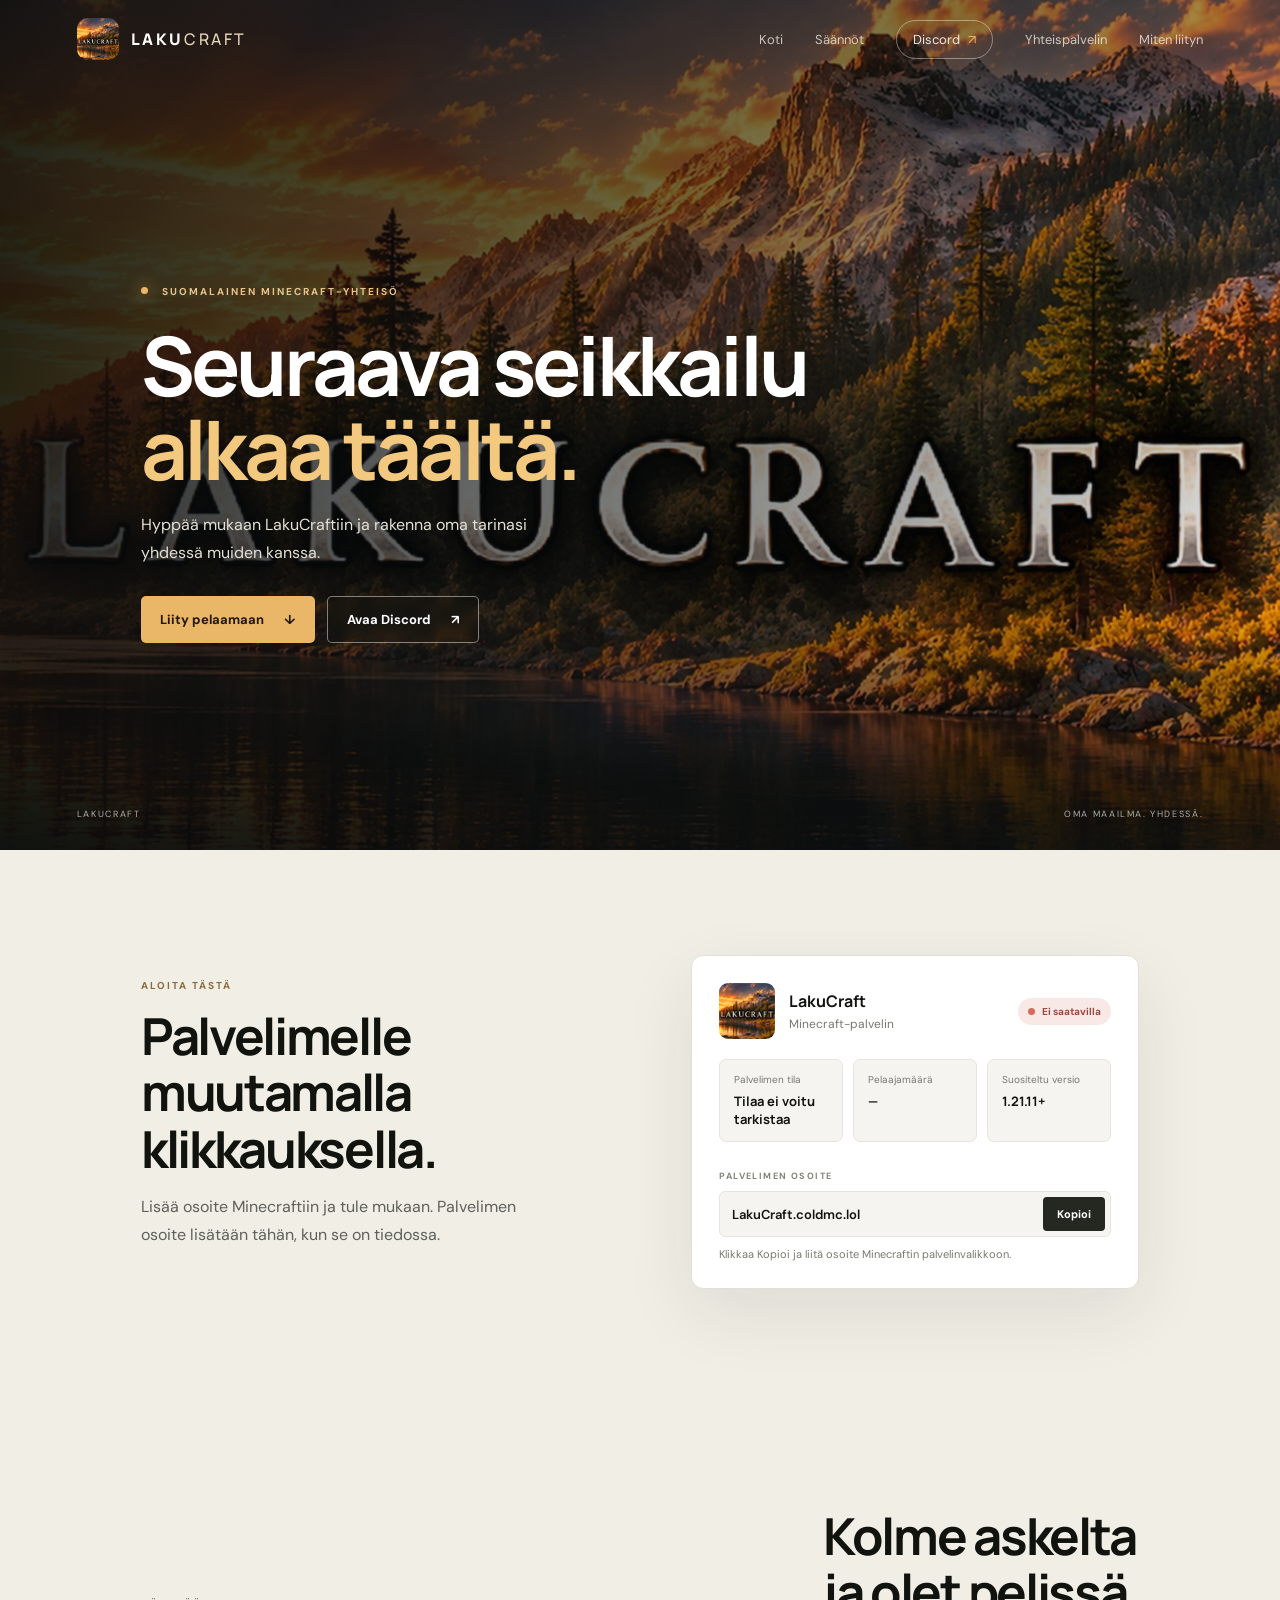
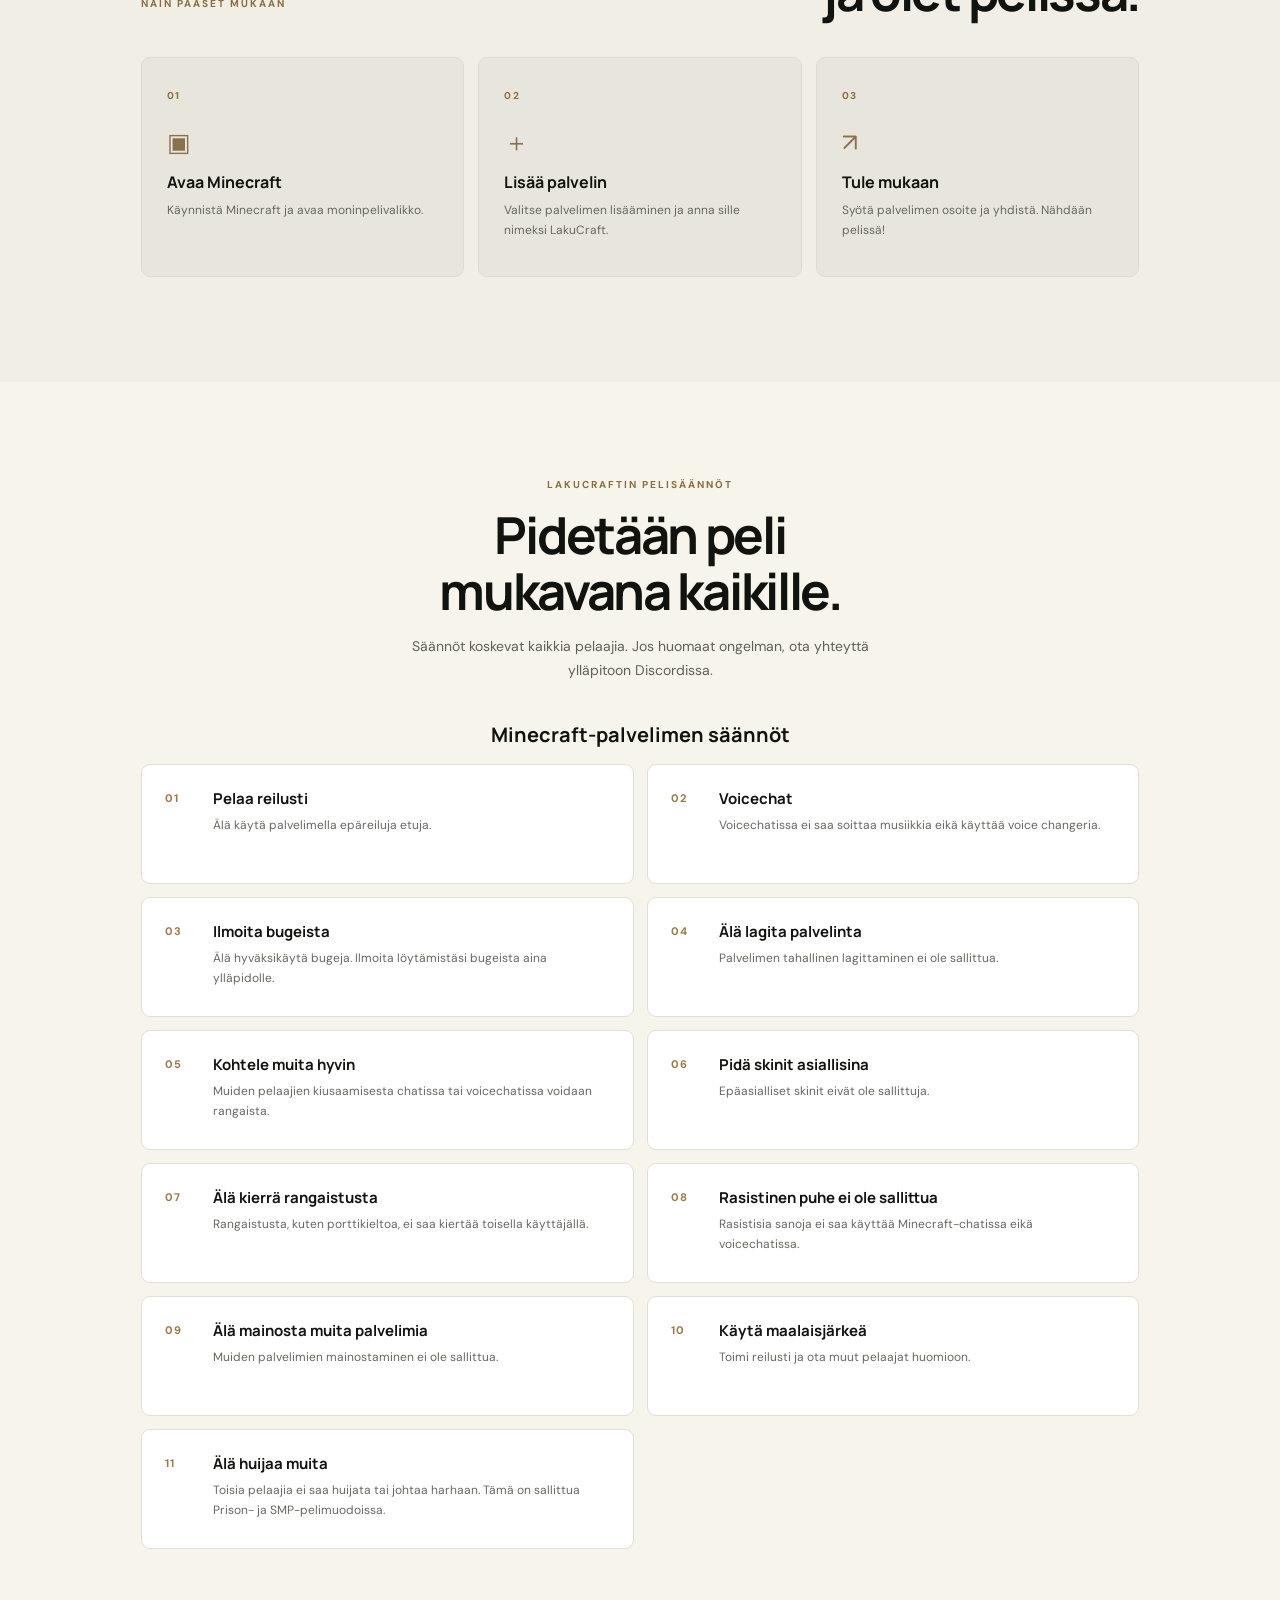
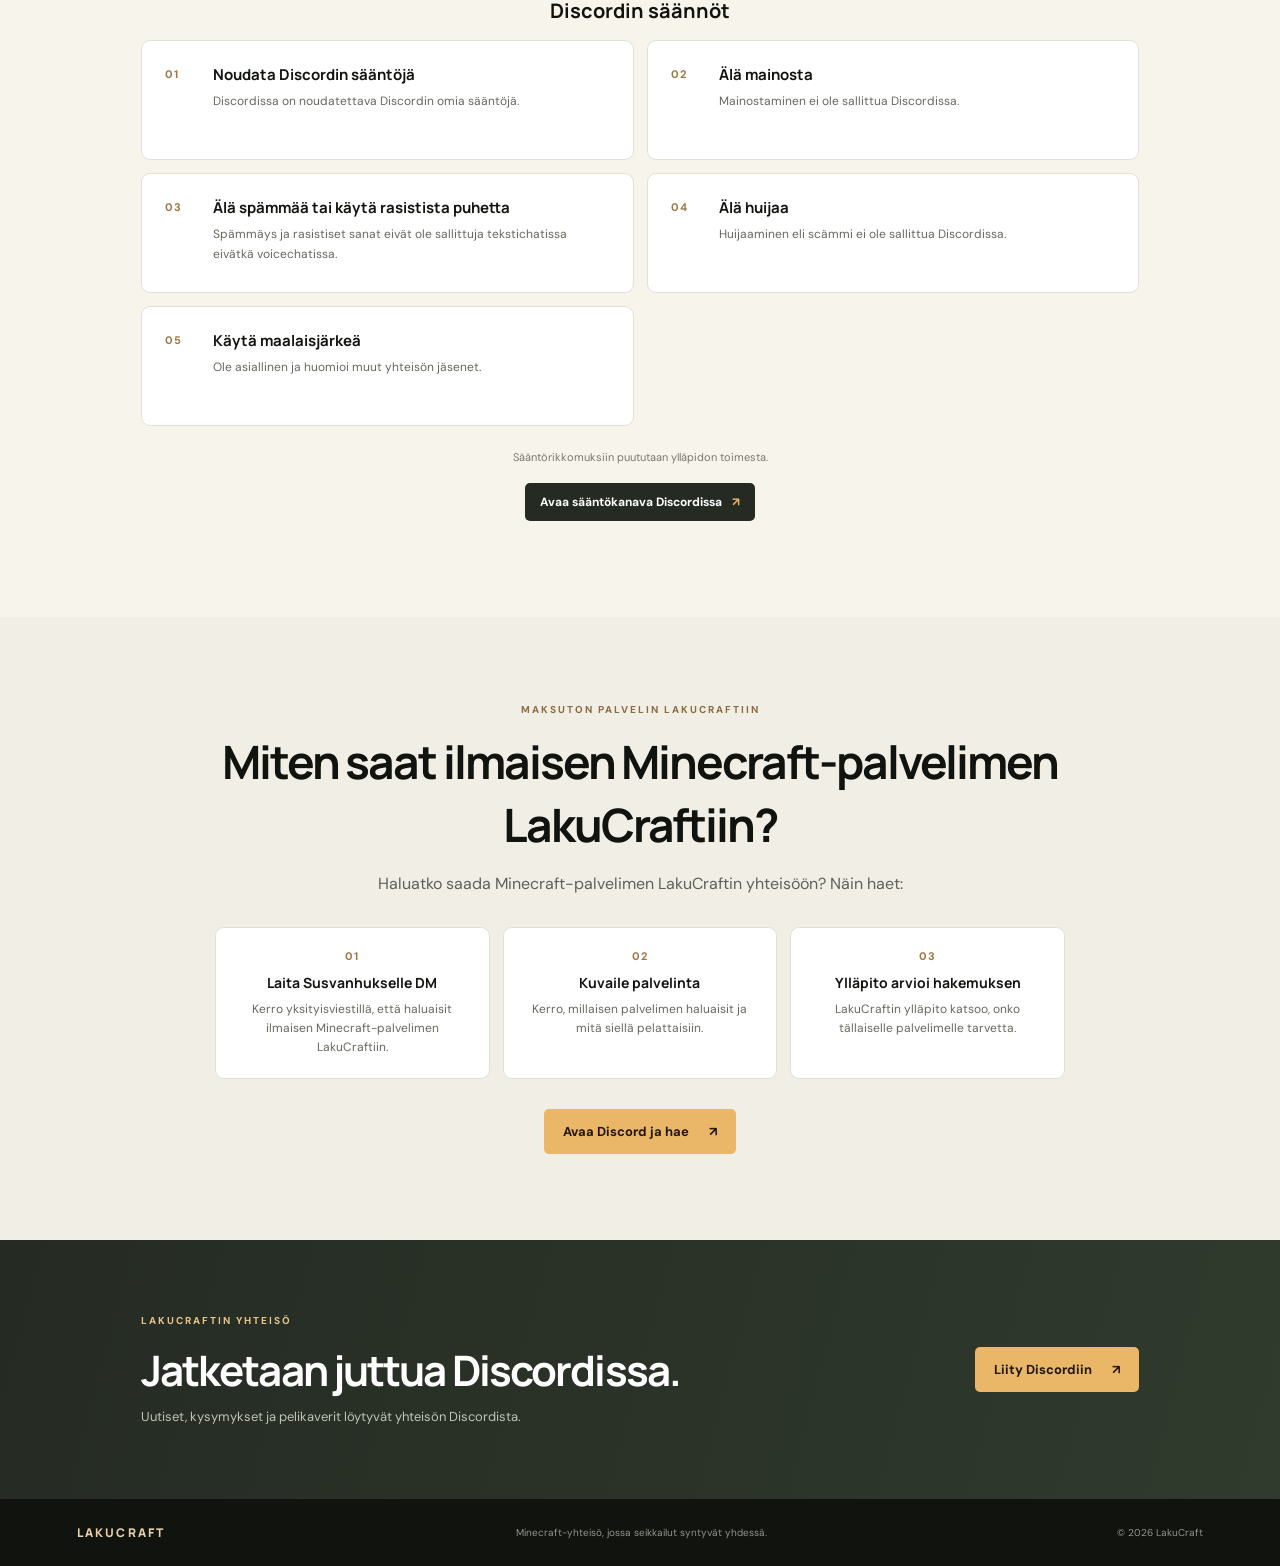
<file: index.html>
<!doctype html>
<html lang="fi">
<head>
  <meta charset="utf-8">
  <meta name="viewport" content="width=device-width, initial-scale=1">
  <meta name="theme-color" content="#10120f">
  <meta name="description" content="LakuCraft — suomalainen Minecraft-yhteisö. Tule mukaan pelaamaan.">
  <title>LakuCraft — Tule mukaan</title>
  <link rel="icon" type="image/png" href="assets/server-icon.png">
  <link rel="preconnect" href="https://fonts.googleapis.com">
  <link rel="preconnect" href="https://fonts.gstatic.com" crossorigin>
  <link href="https://fonts.googleapis.com/css2?family=DM+Sans:wght@400;500;600;700&family=Manrope:wght@400;500;600;700;800&display=swap" rel="stylesheet">
  <link rel="stylesheet" href="styles.css">
</head>
<body>
  <header class="topbar">
    <a class="brand" href="index.html" aria-label="LakuCraft etusivu">
      <img src="assets/server-icon.png" alt="" width="42" height="42">
      <span>LAKU<span class="brand-light">CRAFT</span></span>
    </a>
    <nav aria-label="Päänavigaatio">
      <a href="index.html">Koti</a>
      <a href="saannot.html">Säännöt</a>
      <a class="nav-discord" href="https://discord.gg/cD8DBC7NC" target="_blank" rel="noopener noreferrer">Discord <span aria-hidden="true">↗</span></a>
      <a href="#yhteispalvelin"><span class="nav-label-desktop">Yhteispalvelin</span><span class="nav-label-mobile">Yhteisö</span></a>
      <a href="liity.html"><span class="nav-label-desktop">Miten liityn</span><span class="nav-label-mobile">Miten liityn</span></a>
    </nav>
  </header>

  <main>
    <section class="hero" id="alku">
      <div class="hero-image" role="img" aria-label="Auringonlasku vuoristomaisemassa"></div>
      <div class="hero-shade"></div>
      <div class="hero-content">
        <p class="eyebrow"><span class="eyebrow-dot"></span> SUOMALAINEN MINECRAFT-YHTEISÖ</p>
        <h1>Seuraava seikkailu<br><span>alkaa täältä.</span></h1>
        <p class="hero-copy">Hyppää mukaan LakuCraftiin ja rakenna oma tarinasi yhdessä muiden kanssa.</p>
        <div class="hero-actions">
          <a class="button button-primary" href="#palvelin">Liity pelaamaan <span aria-hidden="true">↓</span></a>
          <a class="button button-ghost" href="https://discord.gg/cD8DBC7NC" target="_blank" rel="noopener noreferrer">Avaa Discord <span aria-hidden="true">↗</span></a>
        </div>
      </div>
      <div class="hero-caption"><span>LAKUCRAFT</span><span>OMA MAAILMA. YHDESSÄ.</span></div>
    </section>

    <section class="join-section" id="palvelin">
      <div class="join-intro">
        <p class="eyebrow eyebrow-dark">ALOITA TÄSTÄ</p>
        <h2>Palvelimelle<br>muutamalla klikkauksella.</h2>
        <p>Lisää osoite Minecraftiin ja tule mukaan. Palvelimen osoite lisätään tähän, kun se on tiedossa.</p>
      </div>
      <div class="server-card">
        <div class="server-card-top">
          <div class="server-identity">
            <img src="assets/server-icon.png" alt="LakuCraft-kuvake" width="56" height="56">
            <div><strong>LakuCraft</strong><span>Minecraft-palvelin</span></div>
          </div>
          <span class="status-pill status-checking" id="server-status"><i></i><span id="server-status-badge">Haetaan tilaa…</span></span>
        </div>
        <div class="server-stats" aria-label="Palvelimen tiedot">
          <div><span>Palvelimen tila</span><strong id="server-status-text">Tarkistetaan…</strong></div>
          <div><span>Pelaajamäärä</span><strong id="player-count">—</strong></div>
          <div><span>Suositeltu versio</span><strong id="server-version">1.21.11+</strong></div>
        </div>
        <div class="address-label">PALVELIMEN OSOITE</div>
        <div class="address-row">
          <code id="server-address">Osoite lisätään pian</code>
          <button id="copy-address" type="button" disabled aria-label="Kopioi palvelimen osoite">Kopioi</button>
        </div>
        <p class="address-note" id="address-note">Osoite julkaistaan täällä ja Discordissa.</p>
      </div>
    </section>

    <section class="steps-section" id="ohjeet">
      <div class="section-heading">
        <p class="eyebrow eyebrow-dark">NÄIN PÄÄSET MUKAAN</p>
        <h2>Kolme askelta<br>ja olet pelissä.</h2>
      </div>
      <div class="steps-grid">
        <article class="step-card"><span class="step-number">01</span><div class="step-icon" aria-hidden="true">▣</div><h3>Avaa Minecraft</h3><p>Käynnistä Minecraft ja avaa moninpelivalikko.</p></article>
        <article class="step-card"><span class="step-number">02</span><div class="step-icon" aria-hidden="true">＋</div><h3>Lisää palvelin</h3><p>Valitse palvelimen lisääminen ja anna sille nimeksi LakuCraft.</p></article>
        <article class="step-card"><span class="step-number">03</span><div class="step-icon" aria-hidden="true">↗</div><h3>Tule mukaan</h3><p>Syötä palvelimen osoite ja yhdistä. Nähdään pelissä!</p></article>
      </div>
    </section>

    <section class="rules-section" id="saannot">
      <div class="rules-heading">
        <p class="eyebrow eyebrow-dark">LAKUCRAFTIN PELISÄÄNNÖT</p>
        <h2>Pidetään peli<br>mukavana kaikille.</h2>
        <p>Säännöt koskevat kaikkia pelaajia. Jos huomaat ongelman, ota yhteyttä ylläpitoon Discordissa.</p>
      </div>
      <h3 class="rules-category-title">Minecraft-palvelimen säännöt</h3>
      <div class="rules-grid">
        <article class="rule-card"><span>01</span><div><h3>Pelaa reilusti</h3><p>Älä käytä palvelimella epäreiluja etuja.</p></div></article>
        <article class="rule-card"><span>02</span><div><h3>Voicechat</h3><p>Voicechatissa ei saa soittaa musiikkia eikä käyttää voice changeria.</p></div></article>
        <article class="rule-card"><span>03</span><div><h3>Ilmoita bugeista</h3><p>Älä hyväksikäytä bugeja. Ilmoita löytämistäsi bugeista aina ylläpidolle.</p></div></article>
        <article class="rule-card"><span>04</span><div><h3>Älä lagita palvelinta</h3><p>Palvelimen tahallinen lagittaminen ei ole sallittua.</p></div></article>
        <article class="rule-card"><span>05</span><div><h3>Kohtele muita hyvin</h3><p>Muiden pelaajien kiusaamisesta chatissa tai voicechatissa voidaan rangaista.</p></div></article>
        <article class="rule-card"><span>06</span><div><h3>Pidä skinit asiallisina</h3><p>Epäasialliset skinit eivät ole sallittuja.</p></div></article>
        <article class="rule-card"><span>07</span><div><h3>Älä kierrä rangaistusta</h3><p>Rangaistusta, kuten porttikieltoa, ei saa kiertää toisella käyttäjällä.</p></div></article>
        <article class="rule-card"><span>08</span><div><h3>Rasistinen puhe ei ole sallittua</h3><p>Rasistisia sanoja ei saa käyttää Minecraft-chatissa eikä voicechatissa.</p></div></article>
        <article class="rule-card"><span>09</span><div><h3>Älä mainosta muita palvelimia</h3><p>Muiden palvelimien mainostaminen ei ole sallittua.</p></div></article>
        <article class="rule-card"><span>10</span><div><h3>Käytä maalaisjärkeä</h3><p>Toimi reilusti ja ota muut pelaajat huomioon.</p></div></article>
        <article class="rule-card"><span>11</span><div><h3>Älä huijaa muita</h3><p>Toisia pelaajia ei saa huijata tai johtaa harhaan. Tämä on sallittua Prison- ja SMP-pelimuodoissa.</p></div></article>
      </div>
      <h3 class="rules-category-title rules-category-discord">Discordin säännöt</h3>
      <div class="rules-grid">
        <article class="rule-card"><span>01</span><div><h3>Noudata Discordin sääntöjä</h3><p>Discordissa on noudatettava Discordin omia sääntöjä.</p></div></article>
        <article class="rule-card"><span>02</span><div><h3>Älä mainosta</h3><p>Mainostaminen ei ole sallittua Discordissa.</p></div></article>
        <article class="rule-card"><span>03</span><div><h3>Älä spämmää tai käytä rasistista puhetta</h3><p>Spämmäys ja rasistiset sanat eivät ole sallittuja tekstichatissa eivätkä voicechatissa.</p></div></article>
        <article class="rule-card"><span>04</span><div><h3>Älä huijaa</h3><p>Huijaaminen eli scämmi ei ole sallittua Discordissa.</p></div></article>
        <article class="rule-card"><span>05</span><div><h3>Käytä maalaisjärkeä</h3><p>Ole asiallinen ja huomioi muut yhteisön jäsenet.</p></div></article>
      </div>
      <p class="rules-note">Sääntörikkomuksiin puututaan ylläpidon toimesta.</p>
      <a class="rules-discord-link" href="https://discord.com/channels/1528156730553532507/1528159563696836779" target="_blank" rel="noopener noreferrer">Avaa sääntökanava Discordissa <span aria-hidden="true">↗</span></a>
    </section>

    <section class="partnership-section" id="yhteispalvelin">
      <div class="partnership-content">
        <p class="eyebrow eyebrow-dark">MAKSUTON PALVELIN LAKUCRAFTIIN</p>
        <h2>Miten saat ilmaisen Minecraft-palvelimen LakuCraftiin?</h2>
        <p class="partnership-intro">Haluatko saada Minecraft-palvelimen LakuCraftin yhteisöön? Näin haet:</p>
        <ol class="partnership-steps">
          <li><span>01</span><div><h3>Laita Susvanhukselle DM</h3><p>Kerro yksityisviestillä, että haluaisit ilmaisen Minecraft-palvelimen LakuCraftiin.</p></div></li>
          <li><span>02</span><div><h3>Kuvaile palvelinta</h3><p>Kerro, millaisen palvelimen haluaisit ja mitä siellä pelattaisiin.</p></div></li>
          <li><span>03</span><div><h3>Ylläpito arvioi hakemuksen</h3><p>LakuCraftin ylläpito katsoo, onko tällaiselle palvelimelle tarvetta.</p></div></li>
        </ol>
        <a class="button button-primary" href="https://discord.gg/cD8DBC7NC" target="_blank" rel="noopener noreferrer">Avaa Discord ja hae <span aria-hidden="true">↗</span></a>
      </div>
    </section>

    <section class="discord-banner">
      <div><p class="eyebrow">LAKUCRAFTIN YHTEISÖ</p><h2>Jatketaan juttua Discordissa.</h2><p>Uutiset, kysymykset ja pelikaverit löytyvät yhteisön Discordista.</p></div>
      <a class="button button-primary" href="https://discord.gg/cD8DBC7NC" target="_blank" rel="noopener noreferrer">Liity Discordiin <span aria-hidden="true">↗</span></a>
    </section>
  </main>

  <footer><a class="footer-brand" href="#alku">LAKUCRAFT</a><span>Minecraft-yhteisö, jossa seikkailut syntyvät yhdessä.</span><span>© <span id="year"></span> LakuCraft</span></footer>
  <div class="toast" id="toast" role="status" aria-live="polite"></div>
  <script src="config.js"></script>
  <script src="script.js"></script>
</body>
</html>
</file>
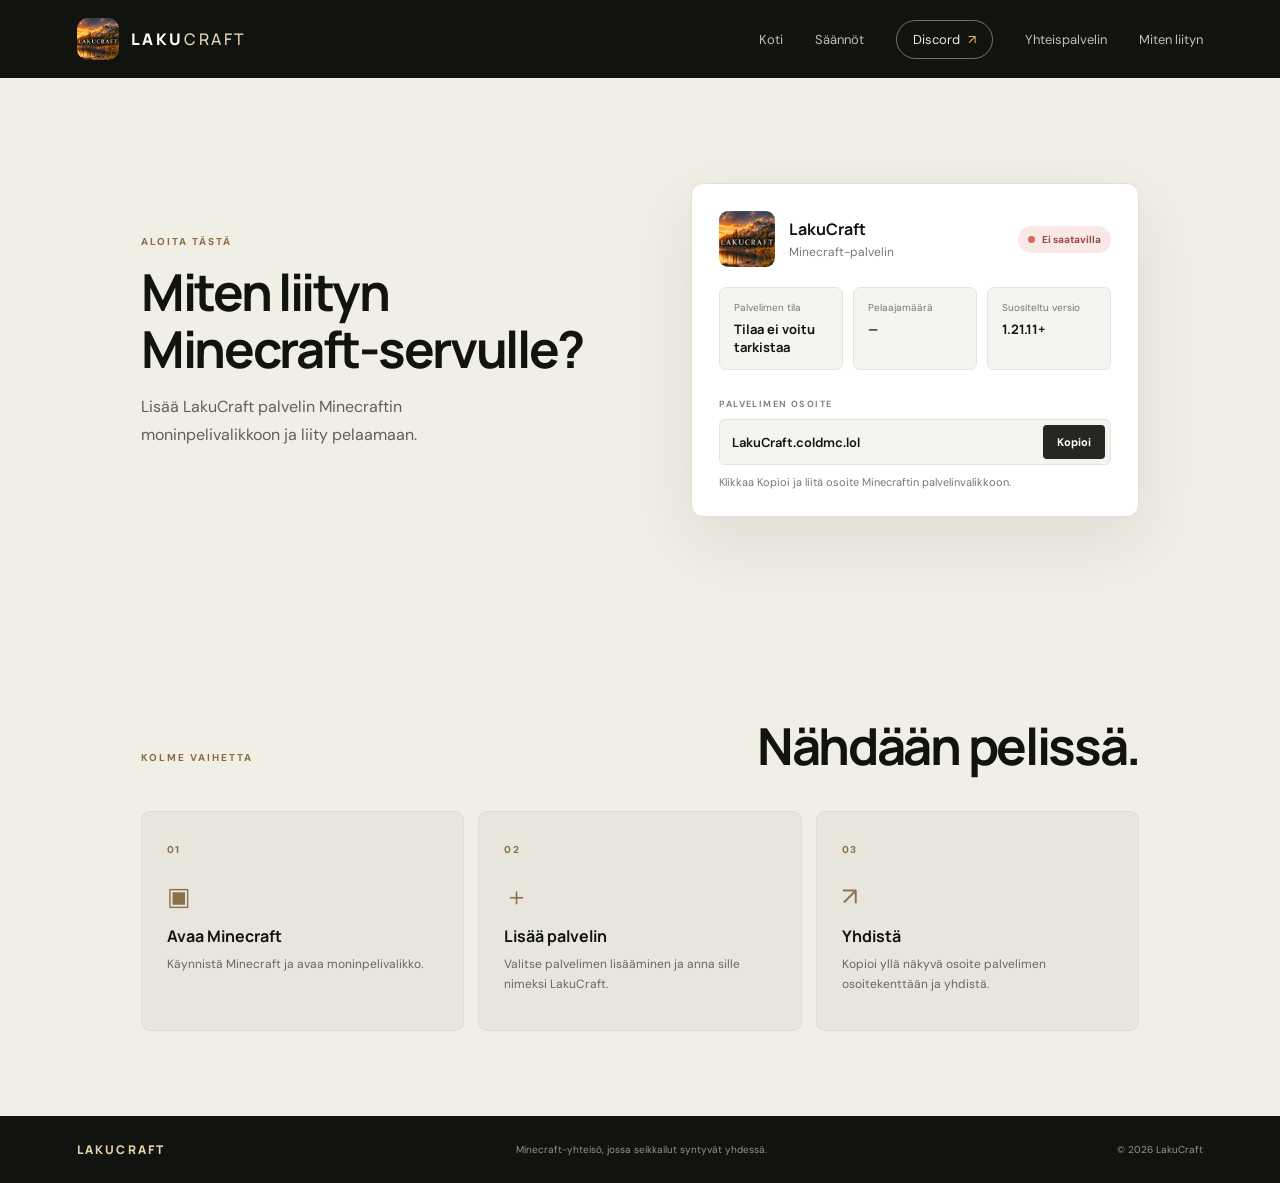
<file: liity.html>
<!doctype html>
<html lang="fi">
<head>
  <meta charset="utf-8">
  <meta name="viewport" content="width=device-width, initial-scale=1">
  <meta name="theme-color" content="#10120f">
  <meta name="description" content="Näin liityt LakuCraftin Minecraft-palvelimelle.">
  <title>Miten liityn — LakuCraft</title>
  <link rel="icon" type="image/png" href="assets/server-icon.png">
  <link rel="preconnect" href="https://fonts.googleapis.com">
  <link rel="preconnect" href="https://fonts.gstatic.com" crossorigin>
  <link href="https://fonts.googleapis.com/css2?family=DM+Sans:wght@400;500;600;700&family=Manrope:wght@400;500;600;700;800&display=swap" rel="stylesheet">
  <link rel="stylesheet" href="styles.css">
</head>
<body class="inner-page">
  <header class="topbar">
    <a class="brand" href="index.html" aria-label="LakuCraft etusivu">
      <img src="assets/server-icon.png" alt="" width="42" height="42">
      <span>LAKU<span class="brand-light">CRAFT</span></span>
    </a>
    <nav aria-label="Päänavigaatio">
      <a href="index.html">Koti</a>
      <a href="saannot.html">Säännöt</a>
      <a class="nav-discord" href="https://discord.gg/cD8DBC7NC" target="_blank" rel="noopener noreferrer">Discord <span aria-hidden="true">↗</span></a>
      <a href="index.html#yhteispalvelin"><span class="nav-label-desktop">Yhteispalvelin</span><span class="nav-label-mobile">Yhteisö</span></a>
      <a href="liity.html" aria-current="page"><span class="nav-label-desktop">Miten liityn</span><span class="nav-label-mobile">Miten liityn</span></a>
    </nav>
  </header>

  <main class="standalone-page join-page">
    <section class="join-section">
      <div class="join-intro">
        <p class="eyebrow eyebrow-dark">ALOITA TÄSTÄ</p>
        <h1 class="page-title">Miten liityn Minecraft-servulle?</h1>
        <p>Lisää LakuCraft palvelin Minecraftin moninpelivalikkoon ja liity pelaamaan.</p>
      </div>
      <div class="server-card">
        <div class="server-card-top">
          <div class="server-identity">
            <img src="assets/server-icon.png" alt="LakuCraft-kuvake" width="56" height="56">
            <div><strong>LakuCraft</strong><span>Minecraft-palvelin</span></div>
          </div>
          <span class="status-pill status-checking" id="server-status"><i></i><span id="server-status-badge">Haetaan tilaa…</span></span>
        </div>
        <div class="server-stats" aria-label="Palvelimen tiedot">
          <div><span>Palvelimen tila</span><strong id="server-status-text">Tarkistetaan…</strong></div>
          <div><span>Pelaajamäärä</span><strong id="player-count">—</strong></div>
          <div><span>Suositeltu versio</span><strong id="server-version">1.21.11+</strong></div>
        </div>
        <div class="address-label">PALVELIMEN OSOITE</div>
        <div class="address-row">
          <code id="server-address">Ladataan osoitetta…</code>
          <button id="copy-address" type="button" disabled aria-label="Kopioi palvelimen osoite">Kopioi</button>
        </div>
        <p class="address-note" id="address-note">Ladataan palvelimen osoitetta.</p>
      </div>
    </section>

    <section class="steps-section standalone-steps">
      <div class="section-heading">
        <p class="eyebrow eyebrow-dark">KOLME VAIHETTA</p>
        <h2>Nähdään pelissä.</h2>
      </div>
      <div class="steps-grid">
        <article class="step-card"><span class="step-number">01</span><div class="step-icon" aria-hidden="true">▣</div><h3>Avaa Minecraft</h3><p>Käynnistä Minecraft ja avaa moninpelivalikko.</p></article>
        <article class="step-card"><span class="step-number">02</span><div class="step-icon" aria-hidden="true">＋</div><h3>Lisää palvelin</h3><p>Valitse palvelimen lisääminen ja anna sille nimeksi LakuCraft.</p></article>
        <article class="step-card"><span class="step-number">03</span><div class="step-icon" aria-hidden="true">↗</div><h3>Yhdistä</h3><p>Kopioi yllä näkyvä osoite palvelimen osoitekenttään ja yhdistä.</p></article>
      </div>
    </section>
  </main>

  <footer><a class="footer-brand" href="index.html">LAKUCRAFT</a><span>Minecraft-yhteisö, jossa seikkailut syntyvät yhdessä.</span><span>© <span id="year"></span> LakuCraft</span></footer>
  <div class="toast" id="toast" role="status" aria-live="polite"></div>
  <script src="config.js"></script>
  <script src="script.js"></script>
</body>
</html>
</file>
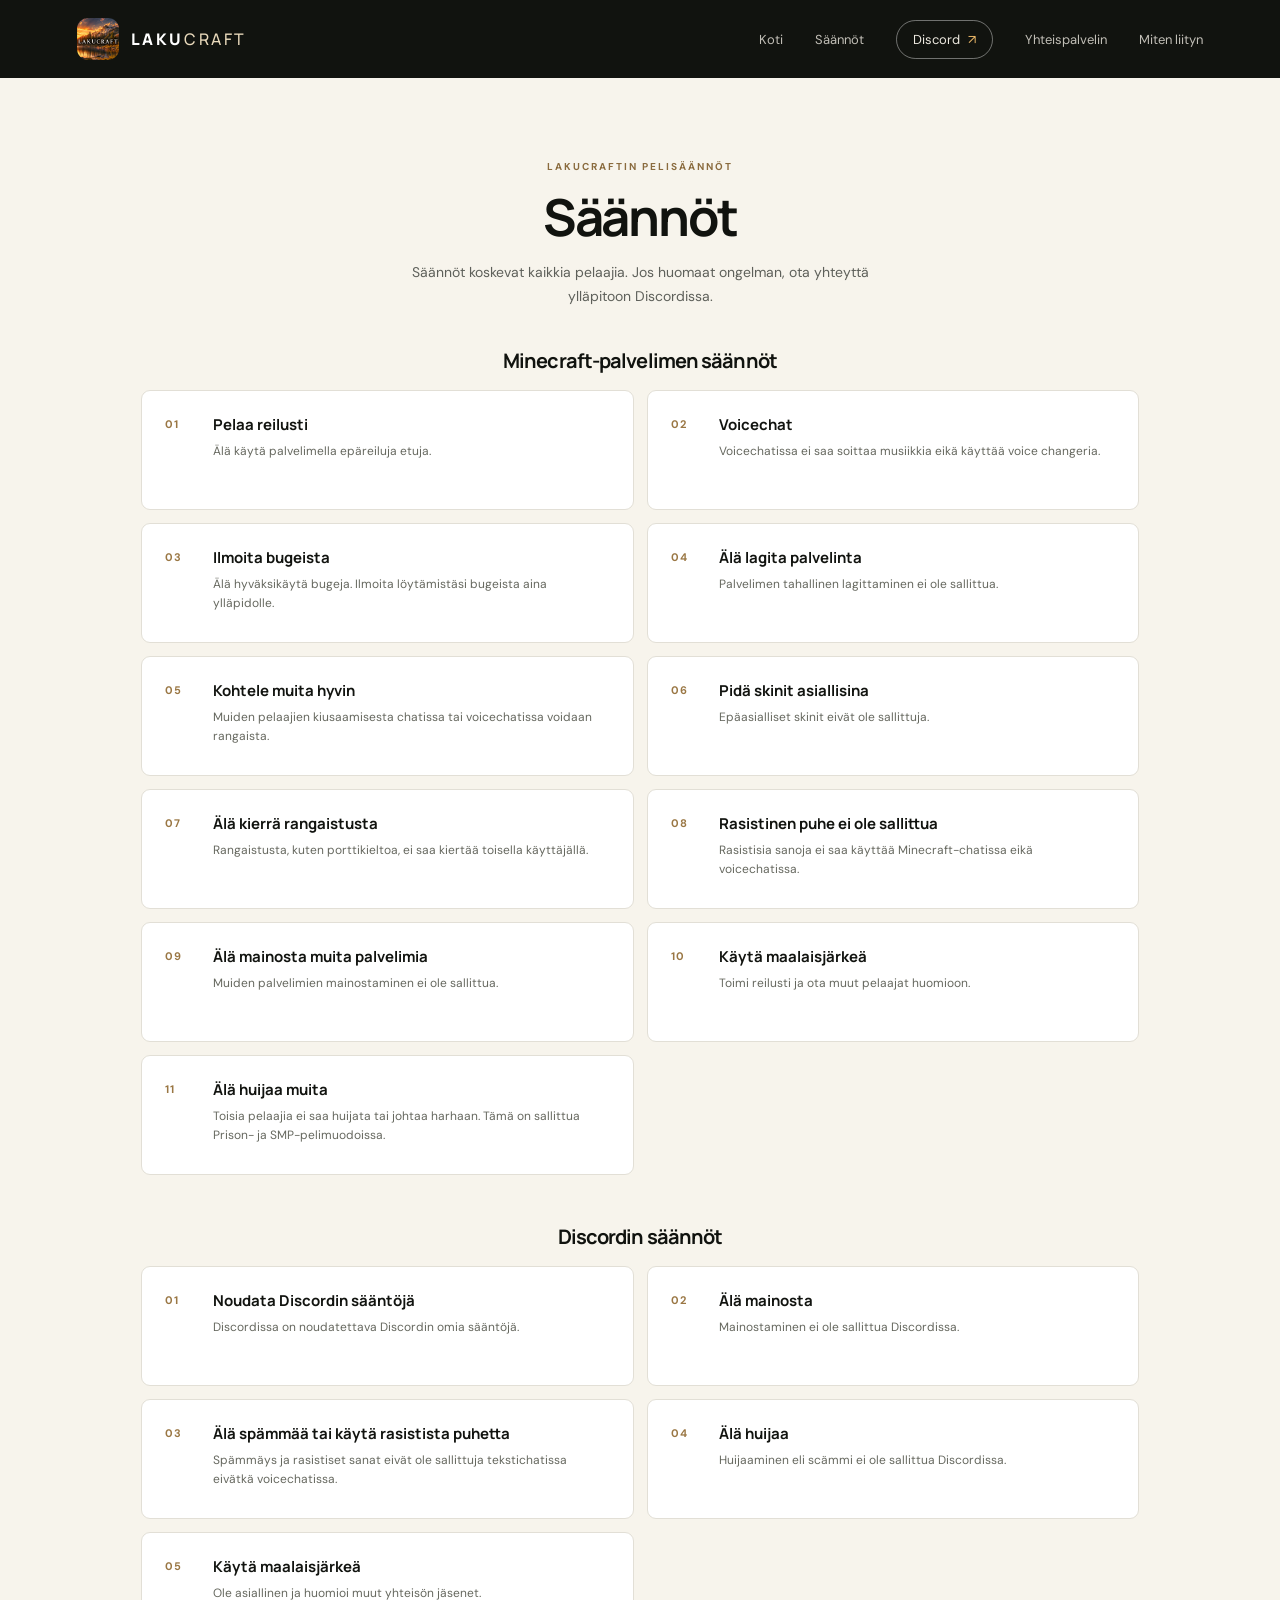
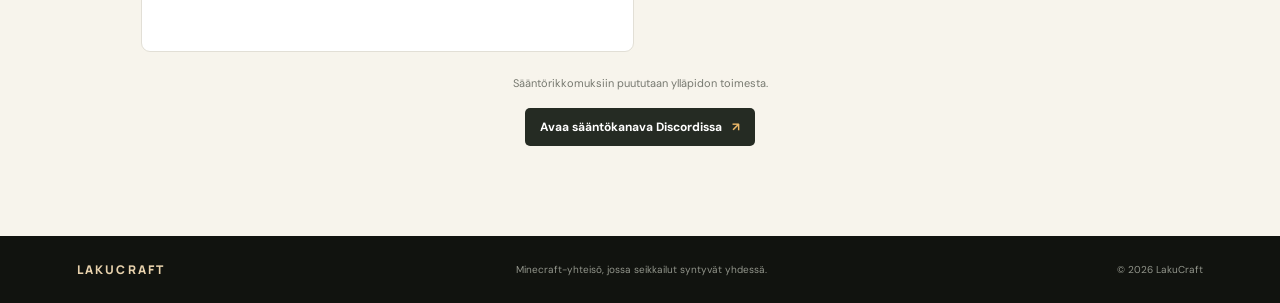
<file: saannot.html>
<!doctype html>
<html lang="fi">
<head>
  <meta charset="utf-8">
  <meta name="viewport" content="width=device-width, initial-scale=1">
  <meta name="theme-color" content="#10120f">
  <meta name="description" content="LakuCraftin Minecraft-palvelimen ja Discordin säännöt.">
  <title>Säännöt — LakuCraft</title>
  <link rel="icon" type="image/png" href="assets/server-icon.png">
  <link rel="preconnect" href="https://fonts.googleapis.com">
  <link rel="preconnect" href="https://fonts.gstatic.com" crossorigin>
  <link href="https://fonts.googleapis.com/css2?family=DM+Sans:wght@400;500;600;700&family=Manrope:wght@400;500;600;700;800&display=swap" rel="stylesheet">
  <link rel="stylesheet" href="styles.css">
</head>
<body class="inner-page">
  <header class="topbar">
    <a class="brand" href="index.html" aria-label="LakuCraft etusivu">
      <img src="assets/server-icon.png" alt="" width="42" height="42">
      <span>LAKU<span class="brand-light">CRAFT</span></span>
    </a>
    <nav aria-label="Päänavigaatio">
      <a href="index.html">Koti</a>
      <a href="saannot.html" aria-current="page">Säännöt</a>
      <a class="nav-discord" href="https://discord.gg/cD8DBC7NC" target="_blank" rel="noopener noreferrer">Discord <span aria-hidden="true">↗</span></a>
      <a href="index.html#yhteispalvelin"><span class="nav-label-desktop">Yhteispalvelin</span><span class="nav-label-mobile">Yhteisö</span></a>
      <a href="liity.html"><span class="nav-label-desktop">Miten liityn</span><span class="nav-label-mobile">Miten liityn</span></a>
    </nav>
  </header>

  <main class="standalone-page">
    <section class="rules-section">
      <div class="rules-heading">
        <p class="eyebrow eyebrow-dark">LAKUCRAFTIN PELISÄÄNNÖT</p>
        <h1 class="page-title">Säännöt</h1>
        <p>Säännöt koskevat kaikkia pelaajia. Jos huomaat ongelman, ota yhteyttä ylläpitoon Discordissa.</p>
      </div>
      <h2 class="rules-category-title">Minecraft-palvelimen säännöt</h2>
      <div class="rules-grid">
        <article class="rule-card"><span>01</span><div><h3>Pelaa reilusti</h3><p>Älä käytä palvelimella epäreiluja etuja.</p></div></article>
        <article class="rule-card"><span>02</span><div><h3>Voicechat</h3><p>Voicechatissa ei saa soittaa musiikkia eikä käyttää voice changeria.</p></div></article>
        <article class="rule-card"><span>03</span><div><h3>Ilmoita bugeista</h3><p>Älä hyväksikäytä bugeja. Ilmoita löytämistäsi bugeista aina ylläpidolle.</p></div></article>
        <article class="rule-card"><span>04</span><div><h3>Älä lagita palvelinta</h3><p>Palvelimen tahallinen lagittaminen ei ole sallittua.</p></div></article>
        <article class="rule-card"><span>05</span><div><h3>Kohtele muita hyvin</h3><p>Muiden pelaajien kiusaamisesta chatissa tai voicechatissa voidaan rangaista.</p></div></article>
        <article class="rule-card"><span>06</span><div><h3>Pidä skinit asiallisina</h3><p>Epäasialliset skinit eivät ole sallittuja.</p></div></article>
        <article class="rule-card"><span>07</span><div><h3>Älä kierrä rangaistusta</h3><p>Rangaistusta, kuten porttikieltoa, ei saa kiertää toisella käyttäjällä.</p></div></article>
        <article class="rule-card"><span>08</span><div><h3>Rasistinen puhe ei ole sallittua</h3><p>Rasistisia sanoja ei saa käyttää Minecraft-chatissa eikä voicechatissa.</p></div></article>
        <article class="rule-card"><span>09</span><div><h3>Älä mainosta muita palvelimia</h3><p>Muiden palvelimien mainostaminen ei ole sallittua.</p></div></article>
        <article class="rule-card"><span>10</span><div><h3>Käytä maalaisjärkeä</h3><p>Toimi reilusti ja ota muut pelaajat huomioon.</p></div></article>
        <article class="rule-card"><span>11</span><div><h3>Älä huijaa muita</h3><p>Toisia pelaajia ei saa huijata tai johtaa harhaan. Tämä on sallittua Prison- ja SMP-pelimuodoissa.</p></div></article>
      </div>

      <h2 class="rules-category-title rules-category-discord">Discordin säännöt</h2>
      <div class="rules-grid">
        <article class="rule-card"><span>01</span><div><h3>Noudata Discordin sääntöjä</h3><p>Discordissa on noudatettava Discordin omia sääntöjä.</p></div></article>
        <article class="rule-card"><span>02</span><div><h3>Älä mainosta</h3><p>Mainostaminen ei ole sallittua Discordissa.</p></div></article>
        <article class="rule-card"><span>03</span><div><h3>Älä spämmää tai käytä rasistista puhetta</h3><p>Spämmäys ja rasistiset sanat eivät ole sallittuja tekstichatissa eivätkä voicechatissa.</p></div></article>
        <article class="rule-card"><span>04</span><div><h3>Älä huijaa</h3><p>Huijaaminen eli scämmi ei ole sallittua Discordissa.</p></div></article>
        <article class="rule-card"><span>05</span><div><h3>Käytä maalaisjärkeä</h3><p>Ole asiallinen ja huomioi muut yhteisön jäsenet.</p></div></article>
      </div>
      <p class="rules-note">Sääntörikkomuksiin puututaan ylläpidon toimesta.</p>
      <a class="rules-discord-link" href="https://discord.com/channels/1528156730553532507/1528159563696836779" target="_blank" rel="noopener noreferrer">Avaa sääntökanava Discordissa <span aria-hidden="true">↗</span></a>
    </section>
  </main>

  <footer><a class="footer-brand" href="index.html">LAKUCRAFT</a><span>Minecraft-yhteisö, jossa seikkailut syntyvät yhdessä.</span><span>© <span id="year"></span> LakuCraft</span></footer>
  <script src="script.js"></script>
</body>
</html>
</file>
<file: styles.css>
:root{color-scheme:dark;--ink:#11130f;--paper:#f1eee6;--muted:#a9aaa1;--gold:#eab768;--green:#8da77b;--line:rgba(255,255,255,.14);font-family:"DM Sans",sans-serif}*{box-sizing:border-box}html{scroll-behavior:smooth}body{margin:0;background:var(--ink);color:#fff}a{color:inherit;text-decoration:none}.topbar{height:78px;padding:0 clamp(22px,6vw,96px);display:flex;align-items:center;justify-content:space-between;position:absolute;z-index:3;inset:0 0 auto}.brand{display:flex;gap:12px;align-items:center;font:800 16px Manrope,sans-serif;letter-spacing:.16em}.brand img{border-radius:11px;object-fit:cover}.brand-light{font-weight:500;color:#e9d9bb}.topbar nav{display:flex;align-items:center;gap:32px;font-size:13px;color:#eeeae1}.topbar nav>a:not(.nav-discord){opacity:.8}.nav-discord{border:1px solid rgba(255,255,255,.4);padding:10px 16px;border-radius:999px}.nav-discord span{color:var(--gold);margin-left:5px}.hero{min-height:690px;height:min(850px,100svh);position:relative;display:flex;align-items:center;overflow:hidden}.hero-image,.hero-shade{position:absolute;inset:0}.hero-image{background:url("assets/lakucraft-sunset.png") center 48%/cover no-repeat;transform:scale(1.015)}.hero-shade{background:linear-gradient(90deg,rgba(8,11,12,.86) 0%,rgba(8,11,12,.56) 43%,rgba(8,11,12,.08) 100%),linear-gradient(0deg,rgba(8,11,12,.76) 0%,transparent 28%,rgba(8,11,12,.28) 100%)}.hero-content{position:relative;z-index:1;width:min(700px,82vw);margin:78px 0 0 clamp(26px,11vw,170px)}.eyebrow{font-size:10px;letter-spacing:.2em;font-weight:700;color:#e9c58c}.eyebrow-dot{display:inline-block;width:7px;height:7px;background:var(--gold);border-radius:50%;margin:0 10px 1px 0;box-shadow:0 0 16px var(--gold)}h1,h2,h3,p{margin-top:0}h1,h2{font-family:Manrope,sans-serif;letter-spacing:-.045em}h1{font-size:clamp(45px,7vw,82px);line-height:1.02;margin:26px 0 19px;font-weight:700}h1 span{color:#f3c980}.hero-copy{max-width:440px;color:#e4e1d7;line-height:1.75;font-size:16px}.hero-actions{display:flex;gap:12px;margin-top:29px}.button{display:inline-flex;align-items:center;gap:20px;padding:14px 19px;border-radius:5px;font-weight:700;font-size:13px;transition:transform .2s,background .2s}.button:hover{transform:translateY(-2px)}.button-primary{background:var(--gold);color:#21170d}.button-primary:hover{background:#f4ce8c}.button-ghost{border:1px solid rgba(255,255,255,.46);background:rgba(20,20,16,.18);backdrop-filter:blur(6px)}.hero-caption{position:absolute;right:clamp(22px,6vw,96px);bottom:30px;left:clamp(22px,6vw,96px);z-index:1;display:flex;justify-content:space-between;color:rgba(255,255,255,.65);font-size:9px;letter-spacing:.18em}.join-section,.steps-section{background:var(--paper);color:var(--ink);padding:105px clamp(24px,11vw,170px);display:grid;grid-template-columns:1fr 1fr;gap:8vw;align-items:center}.eyebrow-dark{color:#8a6b3e}.join-intro h2,.section-heading h2{font-size:clamp(34px,4vw,51px);line-height:1.1;margin:16px 0}.join-intro>p:last-child{max-width:390px;color:#5e605a;line-height:1.75}.server-card{background:#fff;border:1px solid #e2dfd6;border-radius:12px;padding:27px;box-shadow:0 24px 70px rgba(35,29,19,.09)}.server-card-top,.server-identity,.address-row{display:flex;align-items:center;justify-content:space-between}.server-identity{justify-content:flex-start;gap:14px}.server-identity img{border-radius:9px}.server-identity strong,.server-identity span{display:block}.server-identity strong{font:700 16px Manrope,sans-serif}.server-identity span{margin-top:4px;color:#777970;font-size:12px}.status-pill{display:flex;align-items:center;gap:7px;background:#edf3e9;color:#4d6848;padding:7px 10px;border-radius:99px;font-size:10px;font-weight:700}.status-pill i{background:#7caa6d;width:7px;height:7px;border-radius:50%}.address-label{margin:28px 0 9px;color:#82837b;font-size:9px;letter-spacing:.16em;font-weight:700}.address-row{padding:5px 5px 5px 12px;background:#f5f4f0;border:1px solid #e6e4dd;border-radius:6px;gap:8px}.address-row code{font:600 13px "DM Sans",sans-serif;overflow-wrap:anywhere}.address-row button{border:0;border-radius:4px;padding:10px 14px;background:#242820;color:#fff;font:700 11px "DM Sans",sans-serif;cursor:pointer}.address-row button:disabled{background:#d9d7d0;color:#77776f;cursor:not-allowed}.address-note{margin:10px 0 0;color:#777970;font-size:11px}.steps-section{display:block;padding-top:98px;padding-bottom:105px}.section-heading{display:flex;align-items:end;justify-content:space-between;margin-bottom:37px}.section-heading h2{margin-bottom:0}.steps-grid{display:grid;grid-template-columns:repeat(3,1fr);gap:14px}.step-card{position:relative;min-height:220px;padding:25px;background:#e8e5dc;border:1px solid #dedbd1;border-radius:9px}.step-number{font-size:10px;letter-spacing:.16em;color:#8c6d3e;font-weight:700}.step-icon{margin-top:22px;font-size:25px;color:#8a714e}.step-card h3{font:700 16px Manrope,sans-serif;margin:12px 0 8px}.step-card p{font-size:12px;line-height:1.65;color:#66685f;margin-bottom:0}.discord-banner{padding:74px clamp(24px,11vw,170px);display:flex;align-items:center;justify-content:space-between;gap:30px;background:linear-gradient(105deg,#252b23,#303a2d)}.discord-banner h2{font-size:clamp(27px,3.5vw,42px);margin:14px 0 9px}.discord-banner p:last-child{color:#c0c4b8;font-size:13px;margin:0}.discord-banner .button{flex-shrink:0}footer{padding:25px clamp(22px,6vw,96px);display:flex;align-items:center;justify-content:space-between;gap:18px;color:#92958b;font-size:10px}.footer-brand{font:800 12px Manrope,sans-serif;letter-spacing:.18em;color:#e8d2ad}.toast{position:fixed;z-index:5;bottom:22px;left:50%;transform:translate(-50%,20px);background:#f2c77e;color:#21170d;border-radius:6px;padding:12px 18px;font-size:12px;font-weight:700;opacity:0;pointer-events:none;transition:all .22s}.toast.visible{opacity:1;transform:translate(-50%,0)}
@media(max-width:760px){.topbar{height:68px}.topbar nav{gap:14px}.topbar nav>a:not(.nav-discord){display:none}.hero{height:720px;min-height:620px}.hero-image{background-position:58% center}.hero-shade{background:linear-gradient(90deg,rgba(8,11,12,.76),rgba(8,11,12,.22)),linear-gradient(0deg,rgba(8,11,12,.72),transparent 45%)}.hero-content{margin:65px 24px 0;width:auto}.hero-copy{font-size:14px}.hero-caption{font-size:8px}.join-section{grid-template-columns:1fr;padding:75px 23px;gap:30px}.server-card{padding:20px}.steps-section{padding:74px 23px}.section-heading{display:block}.section-heading h2{margin-bottom:25px}.steps-grid{grid-template-columns:1fr}.step-card{min-height:175px}.step-icon{margin-top:14px}.discord-banner{align-items:flex-start;flex-direction:column;padding:56px 24px}.discord-banner .button{margin-top:4px}footer{flex-wrap:wrap;padding:22px 24px}footer>span:nth-child(2){order:3;width:100%}}
@media(prefers-reduced-motion:reduce){html{scroll-behavior:auto}*,*::before,*::after{transition:none!important}}
.rules-section{background:#f7f4ec;color:var(--ink);padding:96px clamp(24px,11vw,170px)}.rules-heading{max-width:620px;margin-bottom:38px}.rules-heading h2{font-size:clamp(34px,4vw,51px);line-height:1.1;margin:16px 0}.rules-heading>p:last-child{max-width:480px;color:#5e605a;line-height:1.7;font-size:14px}.rules-category-title{font:700 20px Manrope,sans-serif;margin:0 0 16px}.rules-category-discord{margin-top:48px}.rules-grid{display:grid;grid-template-columns:repeat(2,minmax(0,1fr));gap:13px}.rule-card{display:flex;gap:18px;min-height:120px;padding:23px;background:#fff;border:1px solid #e2dfd6;border-radius:9px}.rule-card>span{flex:0 0 30px;color:#9a7744;font-size:11px;font-weight:700;letter-spacing:.12em;padding-top:3px}.rule-card h3{font:700 15px Manrope,sans-serif;margin:0 0 7px}.rule-card p{font-size:12px;line-height:1.65;color:#66685f;margin:0}.rules-note{margin:23px 0 0;color:#777970;font-size:11px;line-height:1.6}.rules-discord-link{display:inline-flex;align-items:center;gap:10px;margin-top:16px;padding:11px 15px;border-radius:5px;background:#252b23;color:#fff;font-size:12px;font-weight:700}.rules-discord-link:hover{background:#394632}.rules-discord-link span{color:var(--gold)}
.rules-heading{text-align:center;margin-left:auto;margin-right:auto}.rules-heading>p:last-child{margin-left:auto;margin-right:auto}.rules-category-title{text-align:center}.rules-grid{max-width:1000px;margin-left:auto;margin-right:auto}.rules-note,.rules-discord-link{display:flex;width:max-content;max-width:100%;margin-left:auto;margin-right:auto}.server-stats{display:grid;grid-template-columns:repeat(3,minmax(0,1fr));gap:10px;margin-top:20px}.server-stats>div{padding:13px 14px;background:#f5f4f0;border:1px solid #e6e4dd;border-radius:7px;min-width:0}.server-stats span,.server-stats strong{display:block}.server-stats span{color:#777970;font-size:10px}.server-stats strong{margin-top:6px;font:700 13px Manrope,sans-serif;overflow-wrap:anywhere}.status-checking{background:#efeee9;color:#6c6c63}.status-checking i{background:#b0afa5}.status-online{background:#e9f4e8;color:#3d7345}.status-online i{background:#59a967}.status-offline{background:#f9e9e6;color:#9a493e}.status-offline i{background:#d46b5b}
.partnership-section{background:#f1eee6;color:var(--ink);padding:86px 24px}.partnership-content{width:min(850px,100%);margin:0 auto;text-align:center}.partnership-content h2{font-size:clamp(30px,4vw,46px);margin:14px 0}.partnership-intro{color:#5e605a;line-height:1.7}.partnership-steps{display:grid;grid-template-columns:repeat(3,minmax(0,1fr));gap:13px;margin:30px auto;padding:0;list-style:none;text-align:center}.partnership-steps li{display:flex;flex-direction:column;align-items:center;gap:10px;padding:21px;background:#fff;border:1px solid #e2dfd6;border-radius:9px}.partnership-steps li>span{color:#9a7744;font-size:11px;font-weight:700;letter-spacing:.1em}.partnership-steps h3{font:700 14px Manrope,sans-serif;margin:0 0 8px}.partnership-steps p{color:#66685f;font-size:12px;line-height:1.6;margin:0}
.nav-label-mobile{display:none}.inner-page .topbar{position:relative;background:#11130f}.standalone-page{min-height:calc(100svh - 140px)}.inner-page .rules-section{padding-top:82px;padding-bottom:90px}.page-title{font-size:clamp(34px,4vw,51px);line-height:1.1;margin:16px 0}.join-page .join-section{min-height:54vh}.standalone-steps{padding-top:80px;padding-bottom:85px}
@media(max-width:760px){.rules-section{padding:74px 23px}.inner-page .rules-section{padding-top:58px;padding-bottom:70px}.rules-grid{grid-template-columns:1fr}.rule-card{min-height:0;padding:20px}.topbar{padding:0 16px}.brand span{display:none}.topbar nav{gap:10px;font-size:11px}.topbar nav>a[href="index.html"],.topbar nav>a[href="saannot.html"],.topbar nav>a[href="liity.html"]{display:inline-flex}.nav-label-desktop{display:none}.nav-label-mobile{display:inline}.join-page .join-section{min-height:0}.standalone-steps{padding:60px 23px}}
@media(max-width:520px){.server-stats{grid-template-columns:1fr}.server-stats>div{display:flex;align-items:center;justify-content:space-between;gap:12px}.server-stats strong{margin-top:0;text-align:right}}
@media(max-width:760px){.partnership-section{padding:65px 23px}.partnership-steps{grid-template-columns:1fr}.partnership-steps li{padding:18px}}
@media(max-width:760px){.topbar nav>a[href="#yhteispalvelin"],.topbar nav>a[href="index.html#yhteispalvelin"]{display:inline-flex}}
</file>
